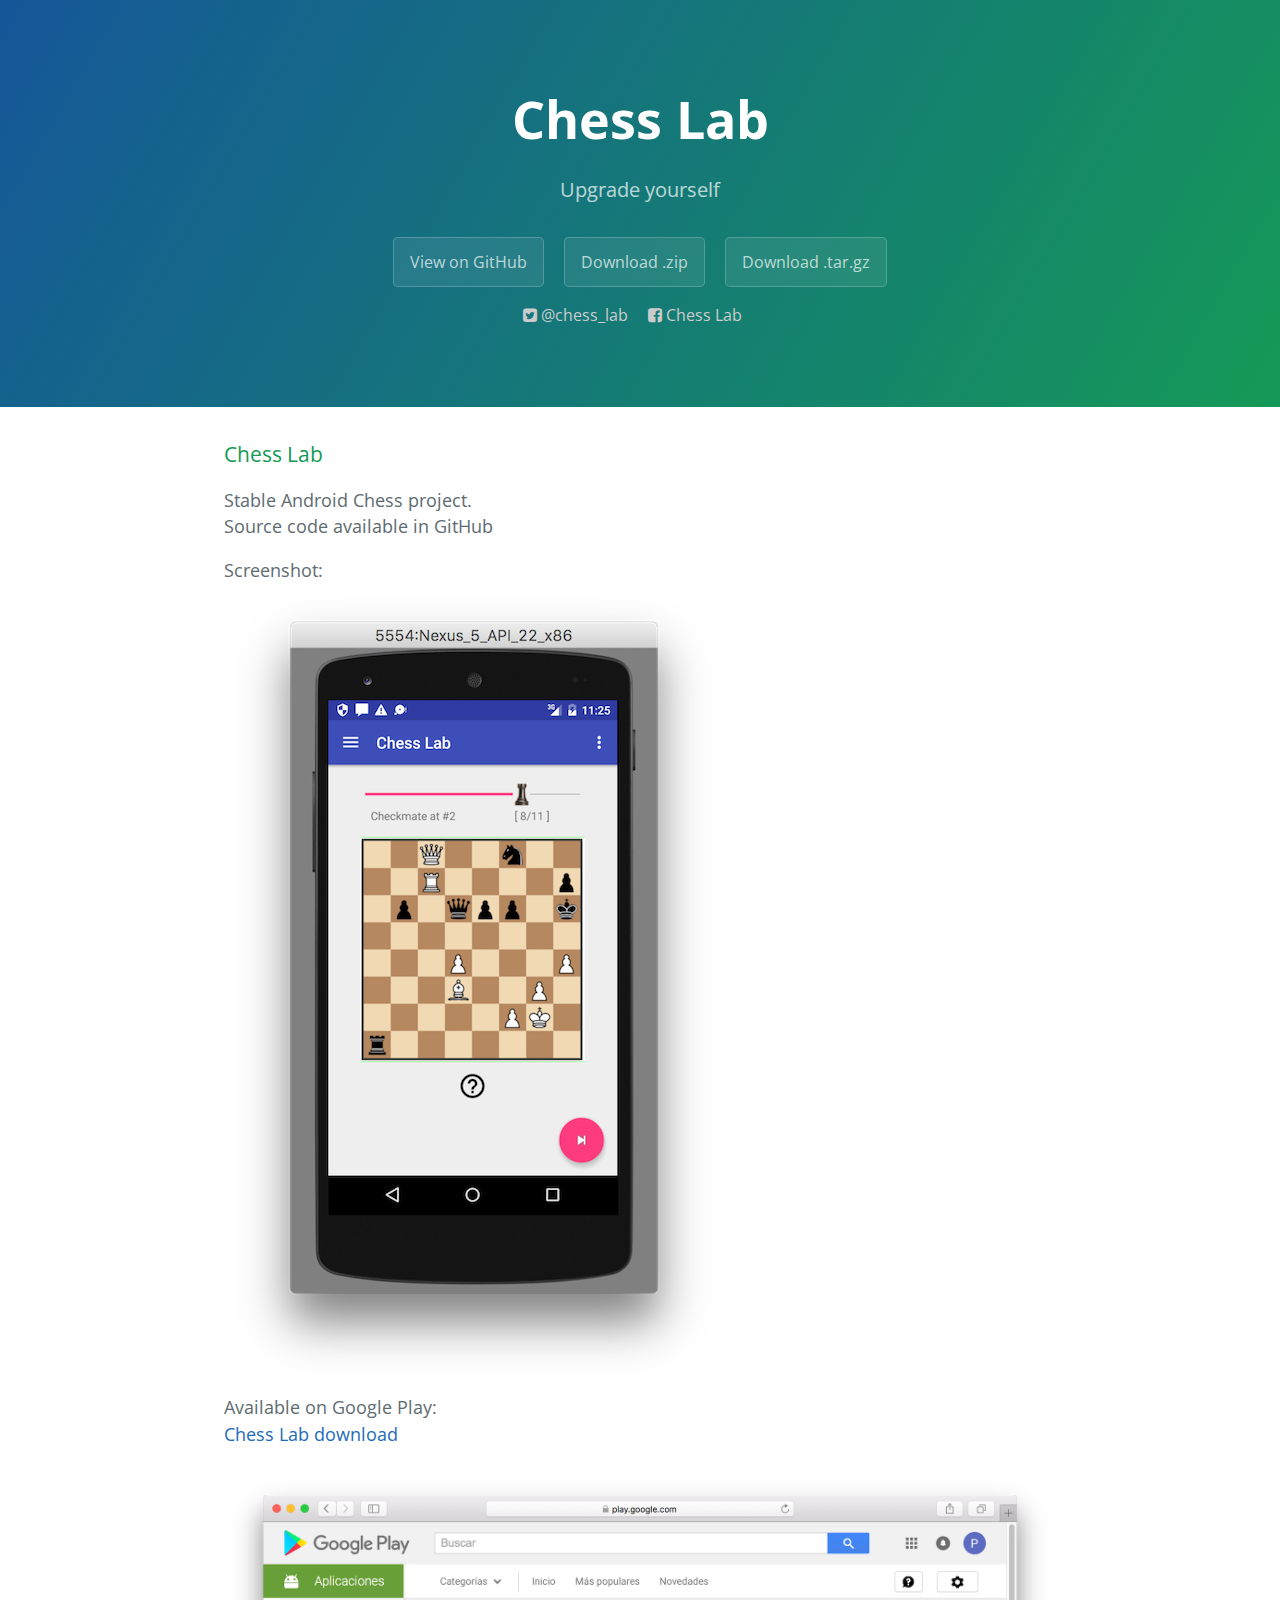
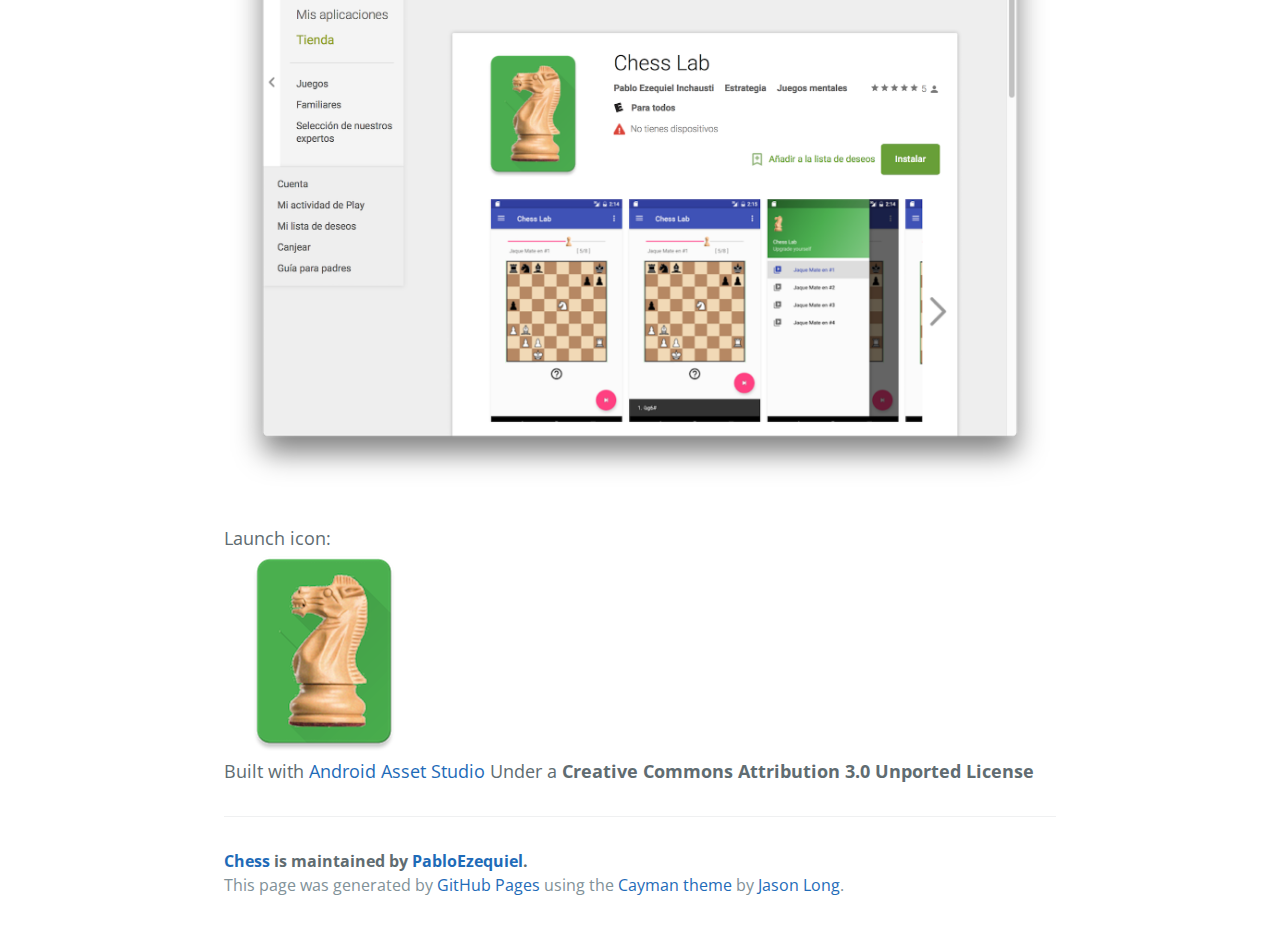
<file: index.html>
<!DOCTYPE html>
<html lang="en-us">
  <head>
    <meta charset="UTF-8">
    <title>Chess by PabloEzequiel</title>
    <meta name="viewport" content="width=device-width, initial-scale=1">
    <link rel="stylesheet" type="text/css" href="stylesheets/normalize.css" media="screen">
    <link href='https://fonts.googleapis.com/css?family=Open+Sans:400,700' rel='stylesheet' type='text/css'>
    <link rel="stylesheet" type="text/css" href="stylesheets/stylesheet.css" media="screen">
    <link rel="stylesheet" type="text/css" href="stylesheets/github-light.css" media="screen">
    <link rel="stylesheet" type="text/css" href="font-awesome/css/font-awesome.min.css" media="screen">
  </head>
  <body>
    <section class="page-header">
      <h1 class="project-name">Chess Lab</h1>
      <h2 class="project-tagline">Upgrade yourself</h2>
      <a href="https://github.com/PabloEzequiel/chess" class="btn">View on GitHub</a>
      <a href="https://github.com/PabloEzequiel/chess/zipball/master" class="btn">Download .zip</a>
      <a href="https://github.com/PabloEzequiel/chess/tarball/master" class="btn">Download .tar.gz</a>



      <br>
      <a class="redes" href="https://twitter.com/chess_lab" target="rs">
          <i class="fa fa-twitter-square fa-1x"  aria-hidden="true"></i>
          @chess_lab</a>&nbsp;&nbsp;&nbsp;&nbsp;

      <a class="redes" href="https://www.facebook.com/chesslab.mob" target="rs">
          <i class="fa fa-facebook-square fa-1x" aria-hidden="true"></i>
          Chess Lab</a>&nbsp;&nbsp;&nbsp;&nbsp;

<!--
<div class="list-group">
  <a class="list-group-item" href="#"><i class="fa fa-twitter-square fa-fw"  aria-hidden="true"></i>&nbsp; Home</a>
  <a class="list-group-item" href="#"><i class="fa fa-facebook-square fa-fw" aria-hidden="true"></i>&nbsp; Library</a>
</div>
-->

    </section>

    <section class="main-content">
      <h3>
<a id="pablo-ezequiel-chess-projects" class="anchor" href="#pablo-ezequiel-chess-projects" aria-hidden="true"><span aria-hidden="true" class="octicon octicon-link"></span></a>Chess Lab</h3>

<p>Stable Android Chess project. <br>Source code available in GitHub</p>


Screenshot:
<br>
<img src="img/chesslab_001.png"/>

<br>
Available on Google Play:<br>
<a href="https://play.google.com/store/apps/details?id=io.github.pabloezequiel.chesslab&hl=es">
Chess Lab download</a>
<br><br>
<img src="img/chesslab_002.png"/>


<br><br>
Launch icon:
<br><img src="img/ic_launcher_200.png"/>
<br>
Built with
<a href="https://romannurik.github.io/AndroidAssetStudio/" target="cc">Android Asset Studio</a>
Under a <b>Creative Commons Attribution 3.0 Unported License</b>

      <footer class="site-footer">
        <span class="site-footer-owner"><a href="https://github.com/PabloEzequiel/chess">Chess</a> is maintained by <a href="https://github.com/PabloEzequiel">PabloEzequiel</a>.</span>

        <span class="site-footer-credits">This page was generated by <a href="https://pages.github.com">GitHub Pages</a> using the <a href="https://github.com/jasonlong/cayman-theme">Cayman theme</a> by <a href="https://twitter.com/jasonlong">Jason Long</a>.</span>
      </footer>

    </section>


  </body>
</html>
</file>
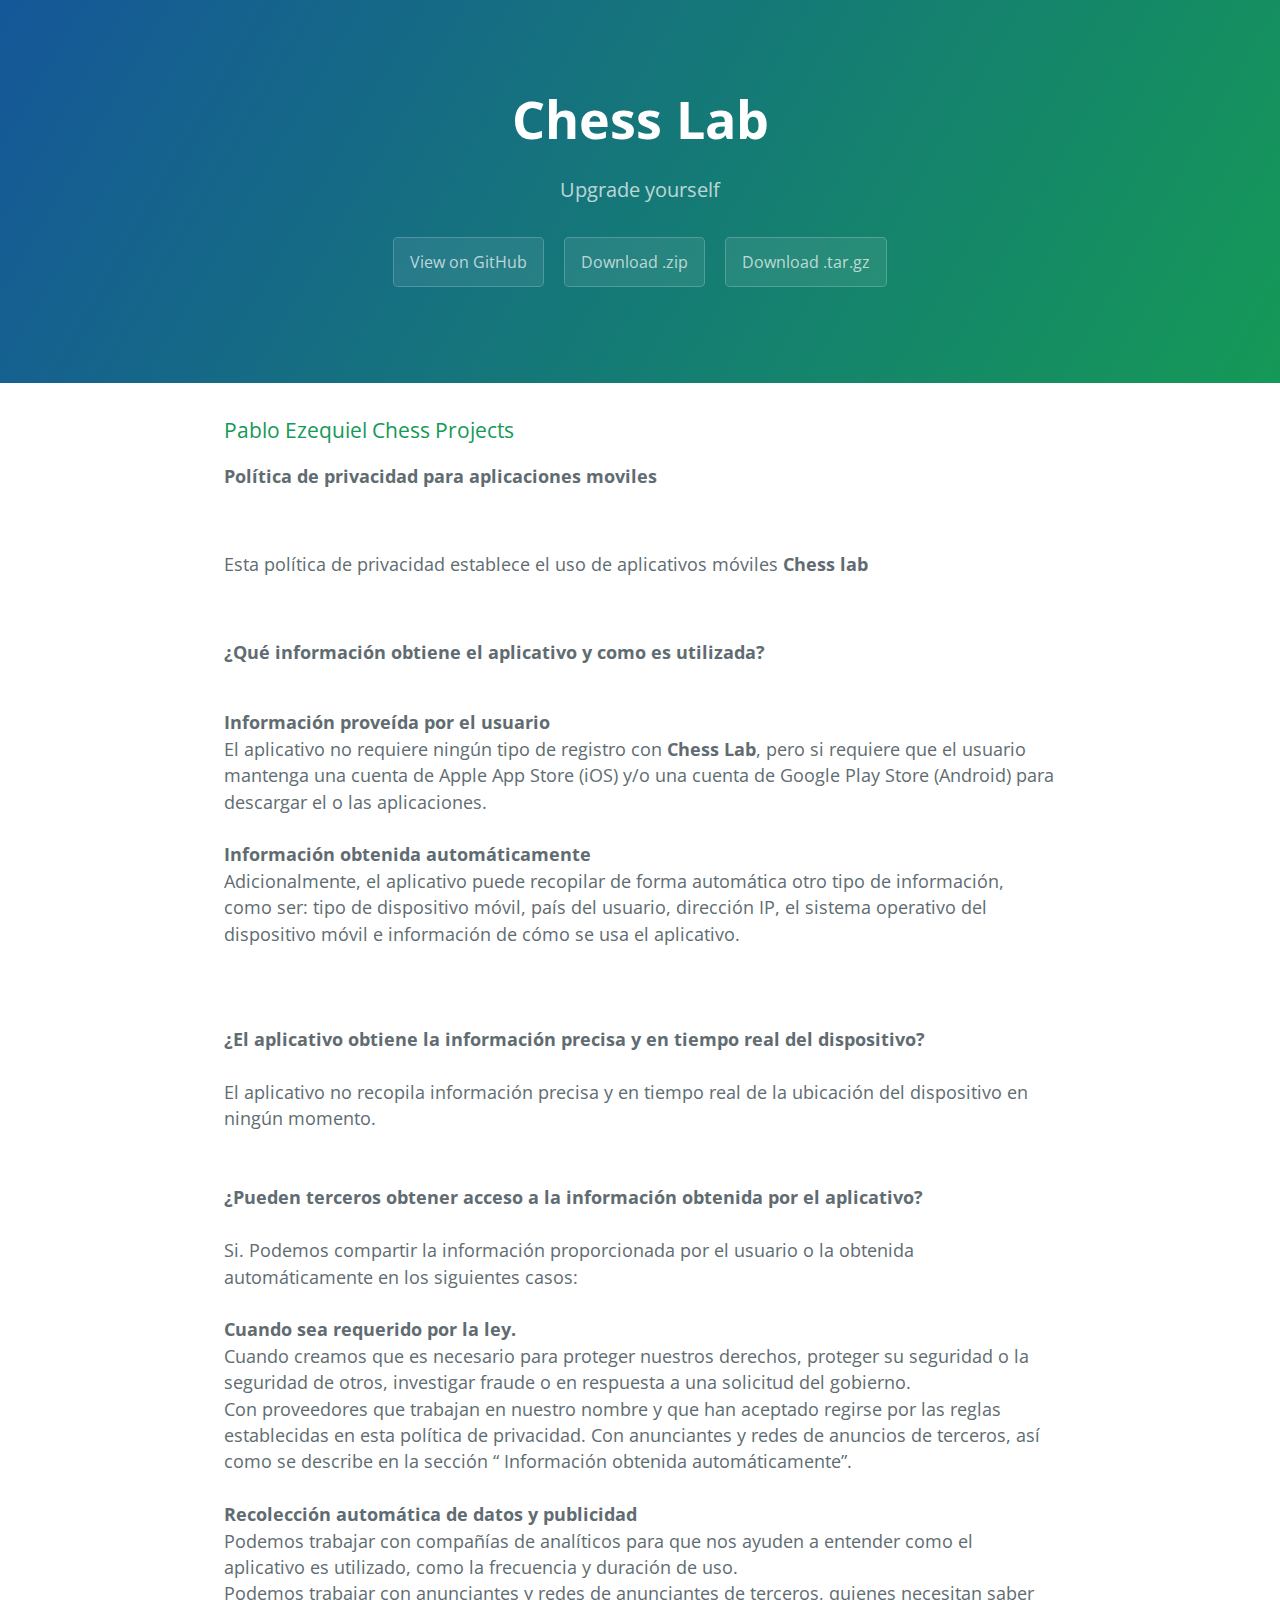
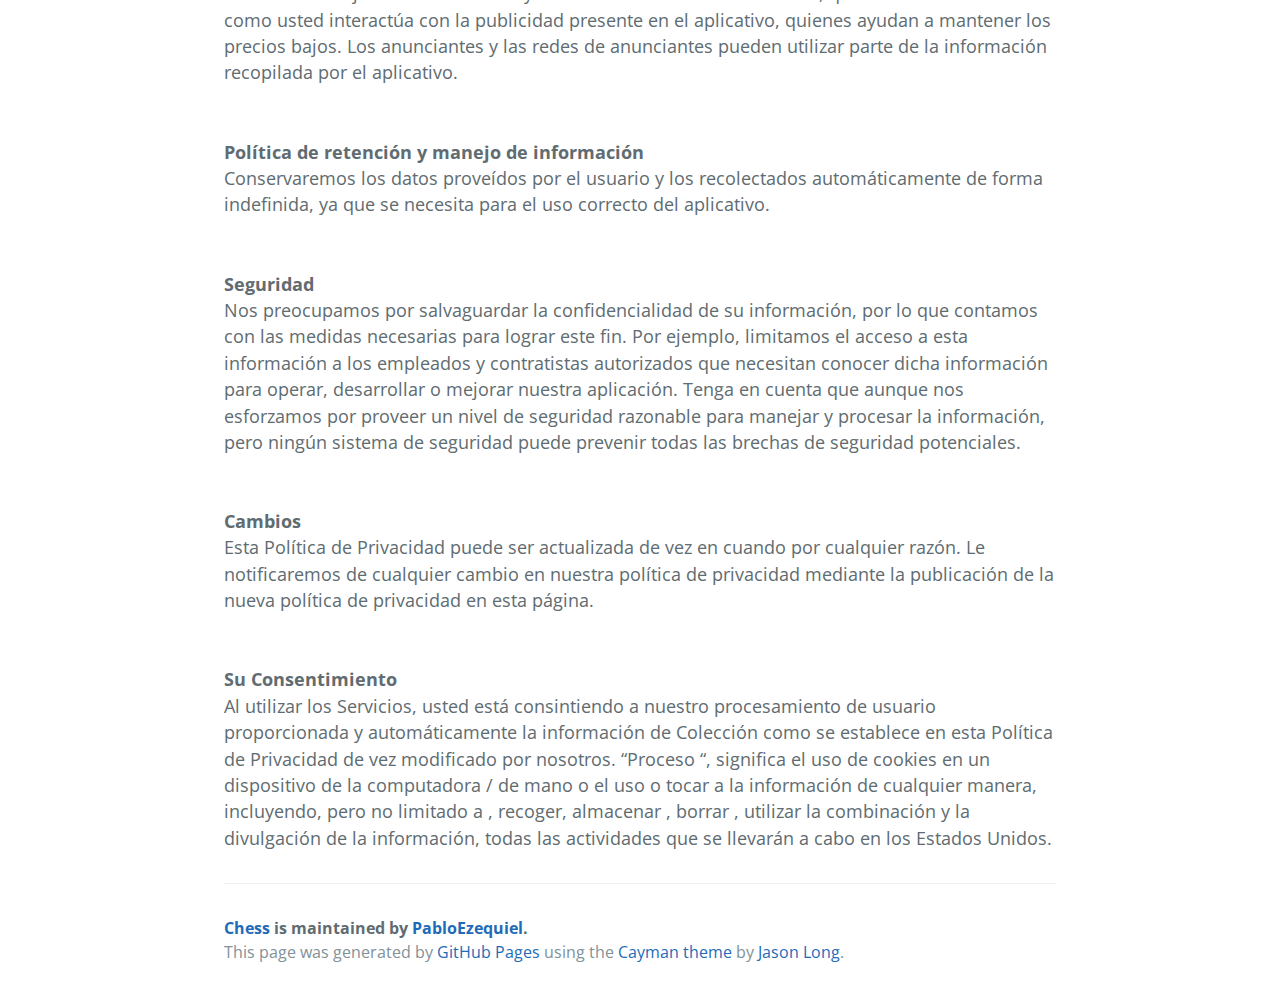
<file: politica-privacidad-app-moviles.html>
<!DOCTYPE html>
<html lang="en-us">
  <head>
    <meta charset="UTF-8">
    <title>Chess by PabloEzequiel</title>
    <meta name="viewport" content="width=device-width, initial-scale=1">
    <link rel="stylesheet" type="text/css" href="stylesheets/normalize.css" media="screen">
    <link href='https://fonts.googleapis.com/css?family=Open+Sans:400,700' rel='stylesheet' type='text/css'>
    <link rel="stylesheet" type="text/css" href="stylesheets/stylesheet.css" media="screen">
    <link rel="stylesheet" type="text/css" href="stylesheets/github-light.css" media="screen">
  </head>
  <body>
    <section class="page-header">
      <h1 class="project-name">Chess Lab</h1>
      <h2 class="project-tagline">Upgrade yourself</h2>
      <a href="https://github.com/PabloEzequiel/chess" class="btn">View on GitHub</a>
      <a href="https://github.com/PabloEzequiel/chess/zipball/master" class="btn">Download .zip</a>
      <a href="https://github.com/PabloEzequiel/chess/tarball/master" class="btn">Download .tar.gz</a>
    </section>

    <section class="main-content">
      <h3>
<a id="pablo-ezequiel-chess-projects" class="anchor" href="#pablo-ezequiel-chess-projects" aria-hidden="true"><span aria-hidden="true" class="octicon octicon-link"></span></a>Pablo Ezequiel Chess Projects</h3>



<p><b>Política de privacidad para aplicaciones moviles</b></p><br>

<p>Esta política de privacidad establece el uso de aplicativos móviles <b>Chess lab</b></p>


<br>



<p>
<b>¿Qué información obtiene el aplicativo y como es utilizada?</b>
</p>



<br><b>Información proveída por el usuario</b>
<br>El aplicativo no requiere ningún tipo de registro con <b>Chess Lab</b>, pero si requiere que el usuario mantenga una cuenta de Apple App Store (iOS) y/o una cuenta de Google Play Store (Android) para descargar el o las aplicaciones.


<!-- question --><br><br>

<b>Información obtenida automáticamente</b>



<br>Adicionalmente, el aplicativo puede recopilar de forma automática otro tipo de información, como ser: tipo de dispositivo móvil, país del usuario, dirección IP, el sistema operativo del dispositivo móvil e información de cómo se usa el aplicativo.


<!-- question --><br><br>
<br>
<br><b>¿El aplicativo obtiene la información precisa y en tiempo real del dispositivo?</b>
<br>
<br>El aplicativo no recopila información precisa y en tiempo real de la ubicación del dispositivo en ningún momento.


<!-- question --><br><br>
<br>
<b>¿Pueden terceros obtener acceso a la información obtenida por el aplicativo?</b>
<br>
<br>Si.  Podemos compartir la información proporcionada por el usuario o la obtenida automáticamente en los siguientes casos:



<!-- subtitulo --><br><br>
<b>Cuando sea requerido por la ley.</b>
<br>
Cuando creamos que es necesario para proteger nuestros derechos, proteger su seguridad o la seguridad de otros, investigar fraude o en respuesta a una solicitud del gobierno.
<br>
Con proveedores que trabajan en nuestro nombre y que han aceptado regirse por las reglas establecidas en esta política de privacidad.
Con anunciantes y redes de anuncios de terceros, así como se describe en la sección “ Información obtenida automáticamente”.


<!-- subtitulo --><br><br>
<b>Recolección automática de datos y publicidad</b>
<br>
Podemos trabajar con compañías de analíticos para que nos ayuden a entender como el aplicativo es utilizado, como la frecuencia y duración de uso.
<br>
Podemos trabajar con anunciantes y redes de anunciantes de terceros, quienes necesitan saber como usted interactúa con la publicidad presente en el aplicativo, quienes ayudan a mantener los precios bajos.  Los anunciantes y las redes de anunciantes pueden utilizar parte de la información recopilada por el aplicativo.


<!-- subtitulo --><br><br>
<br>
<b>Política de retención y manejo de información</b>
<br>
Conservaremos los datos proveídos por el usuario y los recolectados automáticamente de forma indefinida, ya que se necesita para el uso correcto del aplicativo.



<!-- question --><br><br>
<br>
<b>Seguridad</b>
<br>
Nos preocupamos por  salvaguardar la confidencialidad de su información, por lo que contamos con las medidas necesarias para lograr este fin.  Por ejemplo, limitamos el acceso a esta información a los empleados y contratistas autorizados que necesitan conocer dicha información para operar, desarrollar o mejorar nuestra aplicación. Tenga en cuenta que aunque nos esforzamos por proveer un nivel de seguridad razonable para manejar y procesar la información, pero ningún sistema de seguridad puede prevenir todas las brechas de seguridad potenciales.

<!-- question --><br><br>
<br>
<b>Cambios</b>
<br>
Esta Política de Privacidad puede ser actualizada de vez en cuando por cualquier razón. Le notificaremos de cualquier cambio en nuestra política de privacidad mediante la publicación de la nueva política de privacidad en esta página.

<!-- question --><br><br>
<br>
<b>Su Consentimiento</b>
<br>
Al utilizar los Servicios, usted está consintiendo a nuestro procesamiento de usuario proporcionada y automáticamente la información de Colección como se establece en esta Política de Privacidad de vez modificado por nosotros. “Proceso “, significa el uso de cookies en un dispositivo de la computadora / de mano o el uso o tocar a la información de cualquier manera, incluyendo, pero no limitado a , recoger, almacenar , borrar , utilizar la combinación y la divulgación de la información, todas las actividades que se llevarán a cabo en los Estados Unidos.




      <footer class="site-footer">
        <span class="site-footer-owner"><a href="https://github.com/PabloEzequiel/chess">Chess</a> is maintained by <a href="https://github.com/PabloEzequiel">PabloEzequiel</a>.</span>

        <span class="site-footer-credits">This page was generated by <a href="https://pages.github.com">GitHub Pages</a> using the <a href="https://github.com/jasonlong/cayman-theme">Cayman theme</a> by <a href="https://twitter.com/jasonlong">Jason Long</a>.</span>
      </footer>

    </section>


  </body>
</html>
</file>
<file: stylesheets/stylesheet.css>
* {
  box-sizing: border-box; }

body {
  padding: 0;
  margin: 0;
  font-family: "Open Sans", "Helvetica Neue", Helvetica, Arial, sans-serif;
  font-size: 16px;
  line-height: 1.5;
  color: #606c71; }

a {
  color: #1e6bb8;
  text-decoration: none; }
  a:hover {
    text-decoration: underline; }

a.redes {
  color: #cccccc;
  text-decoration: none; }
  a.redes:hover {
    text-decoration: none; }

.btn {
  display: inline-block;
  margin-bottom: 1rem;
  color: rgba(255, 255, 255, 0.7);
  background-color: rgba(255, 255, 255, 0.08);
  border-color: rgba(255, 255, 255, 0.2);
  border-style: solid;
  border-width: 1px;
  border-radius: 0.3rem;
  transition: color 0.2s, background-color 0.2s, border-color 0.2s; }
  .btn + .btn {
    margin-left: 1rem; }

.btn:hover {
  color: rgba(255, 255, 255, 0.8);
  text-decoration: none;
  background-color: rgba(255, 255, 255, 0.2);
  border-color: rgba(255, 255, 255, 0.3); }

@media screen and (min-width: 64em) {
  .btn {
    padding: 0.75rem 1rem; } }

@media screen and (min-width: 42em) and (max-width: 64em) {
  .btn {
    padding: 0.6rem 0.9rem;
    font-size: 0.9rem; } }

@media screen and (max-width: 42em) {
  .btn {
    display: block;
    width: 100%;
    padding: 0.75rem;
    font-size: 0.9rem; }
    .btn + .btn {
      margin-top: 1rem;
      margin-left: 0; } }

.page-header {
  color: #fff;
  text-align: center;
  background-color: #159957;
  background-image: linear-gradient(120deg, #155799, #159957); }

@media screen and (min-width: 64em) {
  .page-header {
    padding: 5rem 6rem; } }

@media screen and (min-width: 42em) and (max-width: 64em) {
  .page-header {
    padding: 3rem 4rem; } }

@media screen and (max-width: 42em) {
  .page-header {
    padding: 2rem 1rem; } }

.project-name {
  margin-top: 0;
  margin-bottom: 0.1rem; }

@media screen and (min-width: 64em) {
  .project-name {
    font-size: 3.25rem; } }

@media screen and (min-width: 42em) and (max-width: 64em) {
  .project-name {
    font-size: 2.25rem; } }

@media screen and (max-width: 42em) {
  .project-name {
    font-size: 1.75rem; } }

.project-tagline {
  margin-bottom: 2rem;
  font-weight: normal;
  opacity: 0.7; }

@media screen and (min-width: 64em) {
  .project-tagline {
    font-size: 1.25rem; } }

@media screen and (min-width: 42em) and (max-width: 64em) {
  .project-tagline {
    font-size: 1.15rem; } }

@media screen and (max-width: 42em) {
  .project-tagline {
    font-size: 1rem; } }

.main-content :first-child {
  margin-top: 0; }
.main-content img {
  max-width: 100%; }
.main-content h1, .main-content h2, .main-content h3, .main-content h4, .main-content h5, .main-content h6 {
  margin-top: 2rem;
  margin-bottom: 1rem;
  font-weight: normal;
  color: #159957; }
.main-content p {
  margin-bottom: 1em; }
.main-content code {
  padding: 2px 4px;
  font-family: Consolas, "Liberation Mono", Menlo, Courier, monospace;
  font-size: 0.9rem;
  color: #383e41;
  background-color: #f3f6fa;
  border-radius: 0.3rem; }
.main-content pre {
  padding: 0.8rem;
  margin-top: 0;
  margin-bottom: 1rem;
  font: 1rem Consolas, "Liberation Mono", Menlo, Courier, monospace;
  color: #567482;
  word-wrap: normal;
  background-color: #f3f6fa;
  border: solid 1px #dce6f0;
  border-radius: 0.3rem; }
  .main-content pre > code {
    padding: 0;
    margin: 0;
    font-size: 0.9rem;
    color: #567482;
    word-break: normal;
    white-space: pre;
    background: transparent;
    border: 0; }
.main-content .highlight {
  margin-bottom: 1rem; }
  .main-content .highlight pre {
    margin-bottom: 0;
    word-break: normal; }
.main-content .highlight pre, .main-content pre {
  padding: 0.8rem;
  overflow: auto;
  font-size: 0.9rem;
  line-height: 1.45;
  border-radius: 0.3rem; }
.main-content pre code, .main-content pre tt {
  display: inline;
  max-width: initial;
  padding: 0;
  margin: 0;
  overflow: initial;
  line-height: inherit;
  word-wrap: normal;
  background-color: transparent;
  border: 0; }
  .main-content pre code:before, .main-content pre code:after, .main-content pre tt:before, .main-content pre tt:after {
    content: normal; }
.main-content ul, .main-content ol {
  margin-top: 0; }
.main-content blockquote {
  padding: 0 1rem;
  margin-left: 0;
  color: #819198;
  border-left: 0.3rem solid #dce6f0; }
  .main-content blockquote > :first-child {
    margin-top: 0; }
  .main-content blockquote > :last-child {
    margin-bottom: 0; }
.main-content table {
  display: block;
  width: 100%;
  overflow: auto;
  word-break: normal;
  word-break: keep-all; }
  .main-content table th {
    font-weight: bold; }
  .main-content table th, .main-content table td {
    padding: 0.5rem 1rem;
    border: 1px solid #e9ebec; }
.main-content dl {
  padding: 0; }
  .main-content dl dt {
    padding: 0;
    margin-top: 1rem;
    font-size: 1rem;
    font-weight: bold; }
  .main-content dl dd {
    padding: 0;
    margin-bottom: 1rem; }
.main-content hr {
  height: 2px;
  padding: 0;
  margin: 1rem 0;
  background-color: #eff0f1;
  border: 0; }

@media screen and (min-width: 64em) {
  .main-content {
    max-width: 64rem;
    padding: 2rem 6rem;
    margin: 0 auto;
    font-size: 1.1rem; } }

@media screen and (min-width: 42em) and (max-width: 64em) {
  .main-content {
    padding: 2rem 4rem;
    font-size: 1.1rem; } }

@media screen and (max-width: 42em) {
  .main-content {
    padding: 2rem 1rem;
    font-size: 1rem; } }

.site-footer {
  padding-top: 2rem;
  margin-top: 2rem;
  border-top: solid 1px #eff0f1; }

.site-footer-owner {
  display: block;
  font-weight: bold; }

.site-footer-credits {
  color: #819198; }

@media screen and (min-width: 64em) {
  .site-footer {
    font-size: 1rem; } }

@media screen and (min-width: 42em) and (max-width: 64em) {
  .site-footer {
    font-size: 1rem; } }

@media screen and (max-width: 42em) {
  .site-footer {
    font-size: 0.9rem; } }
</file>
<file: stylesheets/github-light.css>
/*
The MIT License (MIT)

Copyright (c) 2016 GitHub, Inc.

Permission is hereby granted, free of charge, to any person obtaining a copy
of this software and associated documentation files (the "Software"), to deal
in the Software without restriction, including without limitation the rights
to use, copy, modify, merge, publish, distribute, sublicense, and/or sell
copies of the Software, and to permit persons to whom the Software is
furnished to do so, subject to the following conditions:

The above copyright notice and this permission notice shall be included in all
copies or substantial portions of the Software.

THE SOFTWARE IS PROVIDED "AS IS", WITHOUT WARRANTY OF ANY KIND, EXPRESS OR
IMPLIED, INCLUDING BUT NOT LIMITED TO THE WARRANTIES OF MERCHANTABILITY,
FITNESS FOR A PARTICULAR PURPOSE AND NONINFRINGEMENT. IN NO EVENT SHALL THE
AUTHORS OR COPYRIGHT HOLDERS BE LIABLE FOR ANY CLAIM, DAMAGES OR OTHER
LIABILITY, WHETHER IN AN ACTION OF CONTRACT, TORT OR OTHERWISE, ARISING FROM,
OUT OF OR IN CONNECTION WITH THE SOFTWARE OR THE USE OR OTHER DEALINGS IN THE
SOFTWARE.

*/

.pl-c /* comment */ {
  color: #969896;
}

.pl-c1 /* constant, variable.other.constant, support, meta.property-name, support.constant, support.variable, meta.module-reference, markup.raw, meta.diff.header */,
.pl-s .pl-v /* string variable */ {
  color: #0086b3;
}

.pl-e /* entity */,
.pl-en /* entity.name */ {
  color: #795da3;
}

.pl-smi /* variable.parameter.function, storage.modifier.package, storage.modifier.import, storage.type.java, variable.other */,
.pl-s .pl-s1 /* string source */ {
  color: #333;
}

.pl-ent /* entity.name.tag */ {
  color: #63a35c;
}

.pl-k /* keyword, storage, storage.type */ {
  color: #a71d5d;
}

.pl-s /* string */,
.pl-pds /* punctuation.definition.string, string.regexp.character-class */,
.pl-s .pl-pse .pl-s1 /* string punctuation.section.embedded source */,
.pl-sr /* string.regexp */,
.pl-sr .pl-cce /* string.regexp constant.character.escape */,
.pl-sr .pl-sre /* string.regexp source.ruby.embedded */,
.pl-sr .pl-sra /* string.regexp string.regexp.arbitrary-repitition */ {
  color: #183691;
}

.pl-v /* variable */ {
  color: #ed6a43;
}

.pl-id /* invalid.deprecated */ {
  color: #b52a1d;
}

.pl-ii /* invalid.illegal */ {
  color: #f8f8f8;
  background-color: #b52a1d;
}

.pl-sr .pl-cce /* string.regexp constant.character.escape */ {
  font-weight: bold;
  color: #63a35c;
}

.pl-ml /* markup.list */ {
  color: #693a17;
}

.pl-mh /* markup.heading */,
.pl-mh .pl-en /* markup.heading entity.name */,
.pl-ms /* meta.separator */ {
  font-weight: bold;
  color: #1d3e81;
}

.pl-mq /* markup.quote */ {
  color: #008080;
}

.pl-mi /* markup.italic */ {
  font-style: italic;
  color: #333;
}

.pl-mb /* markup.bold */ {
  font-weight: bold;
  color: #333;
}

.pl-md /* markup.deleted, meta.diff.header.from-file */ {
  color: #bd2c00;
  background-color: #ffecec;
}

.pl-mi1 /* markup.inserted, meta.diff.header.to-file */ {
  color: #55a532;
  background-color: #eaffea;
}

.pl-mdr /* meta.diff.range */ {
  font-weight: bold;
  color: #795da3;
}

.pl-mo /* meta.output */ {
  color: #1d3e81;
}
</file>
